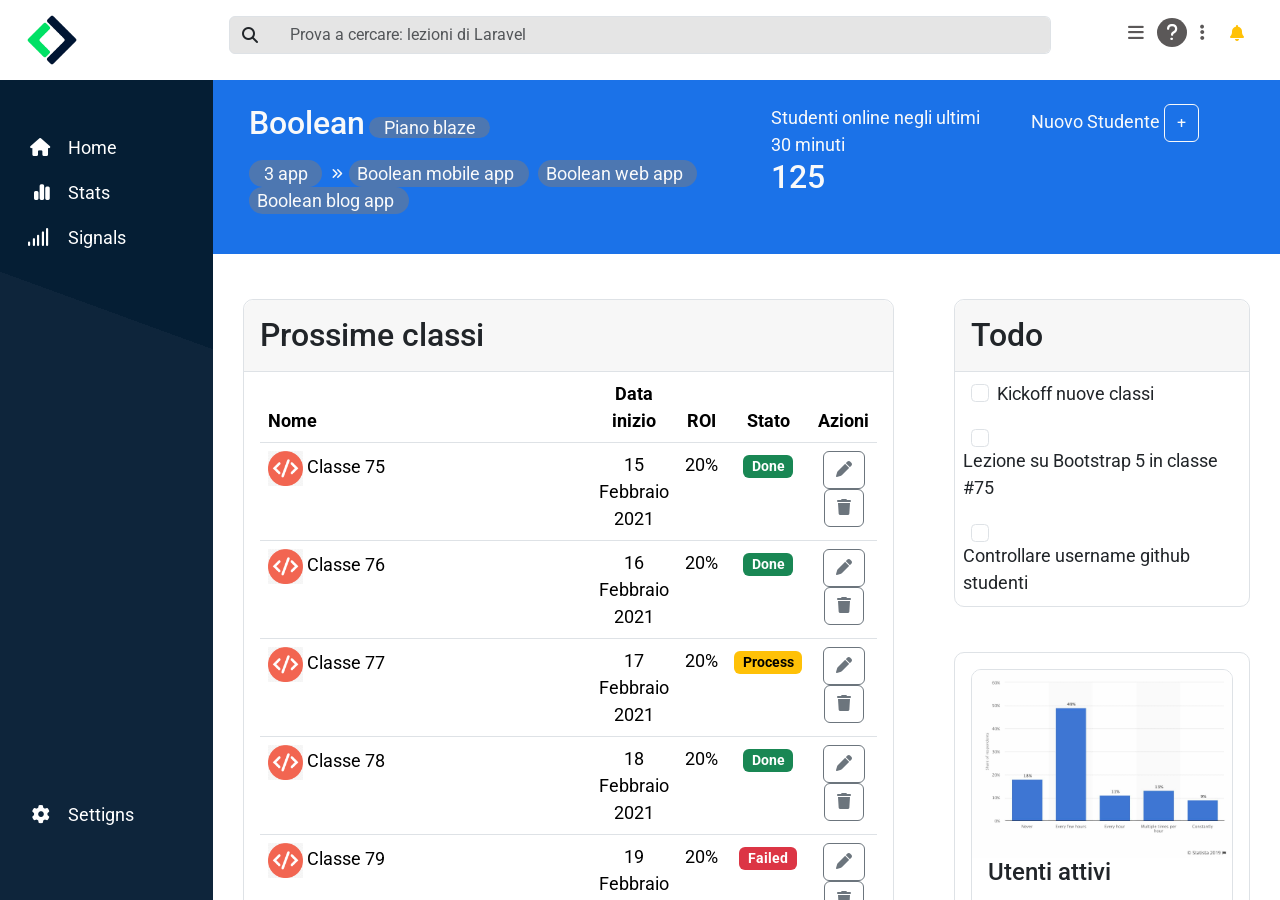
<file: index.html>
<!DOCTYPE html>
<html lang="en">
<head>
    <meta charset="UTF-8">
    <meta name="viewport" content="width=device-width, initial-scale=1.0">
    <title>Document</title>

    <!-- google fonts -->
    <link rel="preconnect" href="https://fonts.googleapis.com">
    <link rel="preconnect" href="https://fonts.gstatic.com" crossorigin>
    <link href="https://fonts.googleapis.com/css2?family=Roboto:wght@300;400;500;700;900&display=swap" rel="stylesheet">

    <!-- font awsome -->
    <link rel="stylesheet" href="https://cdnjs.cloudflare.com/ajax/libs/font-awesome/6.5.2/css/all.min.css" integrity="sha512-SnH5WK+bZxgPHs44uWIX+LLJAJ9/2PkPKZ5QiAj6Ta86w+fsb2TkcmfRyVX3pBnMFcV7oQPJkl9QevSCWr3W6A==" crossorigin="anonymous" referrerpolicy="no-referrer" />

    <!-- Bootstrap -->
    <link href="https://cdn.jsdelivr.net/npm/bootstrap@5.3.3/dist/css/bootstrap.min.css" rel="stylesheet" integrity="sha384-QWTKZyjpPEjISv5WaRU9OFeRpok6YctnYmDr5pNlyT2bRjXh0JMhjY6hW+ALEwIH" crossorigin="anonymous">

    <!-- css -->
    <link rel="stylesheet" href="css/style.css">
</head>
<body>
    
    <!-- inizio header -->
    <header>

        <div class="row m-0">

            <!-- colonna sinistra -->
            <div class="col-2">

                <img class="logo" src="img/mobile-logo.png" alt="Logo">

            </div>

            <!-- colonna centrale -->
            <div class="col p-3">

                <!-- BS form -->
                <div class="input-group flex-nowrap">
                    <span class="input-group-text" id="addon-wrapping"><i class="fa-solid fa-magnifying-glass"></i></span>

                    <input type="text" class="form-control border-start-0" placeholder="Prova a cercare: lezioni di Laravel" aria-label="Username" aria-describedby="addon-wrapping">
                  </div>

            </div>

            <!-- colonna destra -->
            <div class="col-1 col-lg-2 p-3 text-end">

                <!-- dropdown -->
                <!-- BS component -->
                <div class="dropdown">

                    <span class="desktop-version d-lg-inline">
                        <i class="fa-solid fa-bars"></i>
                        <i class="fa-solid fa-question"></i>
                        <i class="fa-solid fa-ellipsis-vertical"></i>
                    </span>

                    <a class="btn border-0 text-warning" href="#" role="button" data-bs-toggle="dropdown" aria-expanded="false">
                        <i class="fa-solid fa-bell"></i>
                    </a>
                  
                    <ul class="dropdown-menu">
                      <li><a class="dropdown-item" href="#">Profilo</a></li>
                      <li><a class="dropdown-item" href="#">Fatturazione</a></li>
                      <li><a class="dropdown-item" href="#">Logut</a></li>
                    </ul>
                  </div>

            </div>

        </div>

    </header>

    <!-- parte principale -->
    <main>

        <!-- container tutta pagina -->
        <div class="ms-main-container">
            <div class="row m-0">

                <!-- colonna sinistra -->
                <div class="col-1 col-lg-2 p-0">

                    <div class="ms-box-sx d-flex flex-column justify-content-between">
                        
                        <div>
                            <ul class="desktop-version d-lg-block">

                                <li class="font-awesome home">Home</li>
                                <li class="font-awesome stats">Stats</li>
                                <li class="font-awesome signal">Signals</li>

                            </ul>

                            <div class="icone d-lg-none">
                                <i class="fa-solid fa-house"></i>
                                <i class="fa-solid fa-chart-simple"></i>
                                <i class="fa-solid fa-signal"></i>
                            </div>
                        </div>

                        <div>
                            <ul class="desktop-version d-lg-block">

                                <li class="font-awesome settings">Settigns</li>

                            </ul>

                            <div class="icone d-lg-none">
                                <i class="fa-solid fa-gear"></i>
                            </div>
                        </div>

                    </div>

                </div>

                <!-- colonna destra con cotenuti principali -->
                <div class="col p-0">

                    <div class="ms-container-overflow">

                         <!-- riga supeiore colonna princiaple -->
                        <div class="row m-0 text-light">

                            <div class="ms-bg">

                                <div class="col-12 p-0">

                                    <div class="row m-0 flex-wrap-reverse">

                                        <!-- breadcrumbs -->
                                        <div class="col-12 col-md-6 p-4">

                                            <!-- titolo -->
                                            <h2 class="d-inline">Boolean</h2>

                                            <a href="#" class="text-light text-decoration-none breadcrumb-item">Piano blaze</a>

                                            <!-- BS component -->
                                            <nav style="--bs-breadcrumb-divider: ;"         aria-label="breadcrumb">

                                                <!-- inizio lista -->
                                                <ol class="breadcrumb">

                                                <li class="breadcrumb-item"><a href="#" class="text-light text-decoration-none">3 app</a></li>

                                                <!-- font awsome icon -->
                                                <i class="fa-solid fa-angles-right"></i>

                                                <li class="breadcrumb-item d-lg-none"><a href="#" class="text-light text-decoration-none">+</a></li>

                                                <li class="breadcrumb-item desktop-version d-lg-inline"><a href="#" class="text-light text-decoration-none">Boolean mobile app</a></li>

                                                <li class="breadcrumb-item desktop-version d-lg-inline"><a href="#" class="text-light text-decoration-none">Boolean web app</a></li>

                                                <li class="breadcrumb-item desktop-version d-lg-inline"><a href="#" class="text-light text-decoration-none">Boolean blog app</a></li>
                                                
                                                </ol>
                                            </nav>
                                            
                                        </div>

                                        <!-- numero studenti -->
                                        <div class="col-12 col-md-3 p-4">
                                            <span>Studenti online negli ultimi 30 minuti</span>
                                            <h2>125</h2>
                                        </div>

                                        <!-- bottone + -->
                                        <div class="col-12 col-md-3 p-4">
                                            <span>Nuovo Studente</span>
                                            
                                            <a class="btn btn-outline-light" type="button" data-bs-toggle="collapse" data-bs-targert="#form" href="#form">
                                                +
                                            </a>

                                        </div>

                                    </div>

                                </div>

                            </div>    

                        </div>

                        <!-- form collegato al bottone nuovo studente -->
                        <div class="collapse collapse-horizontal close" id="form">

                            <div class="row">

                                <!-- colonna titolo -->
                                <div class="col-11 mb-3">
                                    <h5>Inserisci un nuovo studente</h5>
                                </div>

                                <!-- bottone chiusura -->
                                <div class="col-1 text-end">
                                    <a class="btn-close" type="button" data-bs-toggle="collapse" data-bs-targert="#form" href="#form"></a>
                                </div>

                                <!-- nome -->
                                <div class="col-12 col-md-6">
                                    <div class="mb-3">
                                        <label for="nome" class="form-label">Nome</label>
                                        <input type="text" class="form-control" id="nome">
                                      </div>
                                </div>

                                <!-- cognome -->
                                <div class="col-12 col-md-6">
                                    <div class="mb-3">
                                        <label for="cognome" class="form-label">Cognome</label>
                                        <input type="text" class="form-control" id="cognome">
                                      </div>
                                </div>

                                <!-- email -->
                                <div class="col-12 col-md-6">

                                    <!-- etichetta -->
                                    <label for="mail" class="form-label">Email</label>

                                    <!-- campo form -->
                                    <div class="input-group flex-nowrap">
                                        <span class="input-group-text" id="addon-wrapping">@</span>
                                        <input type="text" class="form-control" id="mail" aria-label="Username" aria-describedby="addon-wrapping">
                                      </div>
                                </div>

                                <!-- password -->
                                <div class="col-12 col-md-6">
                                    <div class="mb-3">
                                        <label for="password" class="form-label">Password</label>
                                        <input type="password" class="form-control" id="password">
                                      </div>
                                </div>

                                <!-- indirizzo -->
                                <div class="col-12">
                                    <div class="mb-3">
                                        <label for="indirizzo" class="form-label">Indirizzo</label>
                                        <input type="text" class="form-control" id="indirizzo">
                                      </div>
                                </div>

                                <!-- città -->
                                <div class="col-12 col-md-6">
                                    <div class="mb-3">
                                        <label for="citta" class="form-label">Città</label>
                                        <input type="text" class="form-control" id="citta">
                                      </div>
                                </div>

                                <!-- stato -->
                                <div class="col-12 col-md-4">

                                    <!-- etichetta -->
                                    <label for="scelta" class="form-label">Stato</label>

                                    <!-- form scelta -->
                                    <div class="input-group mb-3">
                                        <select class="form-select" id="scelta" aria-label="Example select with button addon">
                                          <option selected>Scegli...</option>
                                          <option value="italia">Italia</option>
                                          <option value="francia">Francia</option>
                                          <option value="germania">Germania</option>
                                        </select>
                                      </div>
                                </div>

                                <!-- cap -->
                                <div class="col-12 col-md-2">
                                    <div class="mb-3">
                                        <label for="cap" class="form-label">Cap</label>
                                        <input type="number" class="form-control" id="cap">
                                    </div>
                                </div>

                                <!-- scegli file -->
                                <div class="col-12">

                                    <!-- etichetta -->
                                    <label for="cap" class="form-label">Foto</label>

                                    <div class="input-group mb-3">
                                        <input type="file" class="form-control" id="inputGroupFile02">
                                      </div>
                                </div>

                                <!-- check -->
                                <div class="col-12 m-3 ms-0">
                                    <div class="form-check">
                                        <input class="form-check-input" type="checkbox" value="" id="selezione">
                                        <label class="form-check-label" for="selezione">
                                          Seleziona per proseguire
                                        </label>
                                      </div>
                                </div>

                                <!-- bottoni -->
                                <div class="col-12">
                                    <button type="button" class="btn btn-primary">Salva</button>
                                    <button type="button" class="btn btn-warning">Svuota</button>
                                </div>
                            </div>
                            

                        </div>

                        

                        <div class="row m-0">

                            <!-- colonna tabella e domande -->
                            <div class="col-12 col-lg-8">

                                <!-- tabella -->
                                <div class="ms-sezione">

                                    <h2 class="titolo-sezione">Prossime classi</h2>

                                    <div class="p-3 pt-0">

                                        <table class="table table-hover">
                                            <thead>
                                              <tr>
                                                <th class="big">Nome</th>
                                                <th class="text-center desktop">Data inizio</th>
                                                <th class="text-center desktop">ROI</th>
                                                <th class="text-center">Stato</th>
                                                <th class="text-center">Azioni</th>
                                              </tr>
                                            </thead>

                                            <tbody>
                                              <tr>
                                                <!-- numero classe -->
                                                <td class="big"><img src="img/class-avatar.jpg" alt="Avatar classe">Classe 75</td>

                                                <!-- data inizio -->
                                                <td class="text-center desktop">15 Febbraio 2021</td>

                                                <!-- percentuale -->
                                                <td class="text-center desktop">20%</td>

                                                <!-- etichetta -->
                                                <td class="text-center"><span class="badge text-bg-success">Done</span></td>

                                                <!-- bottoni -->
                                                <td class="text-center"><span class="btn btn-outline-secondary"><i class="fa-solid fa-pen"></i></span>
                                                    <span class="btn btn-outline-secondary"><i class="fa-solid fa-trash"></i></span></td>
                                              </tr>

                                              <tr>
                                                <!-- numero classe -->
                                                <td class="big"><img src="img/class-avatar.jpg" alt="Avatar classe">Classe 76</td>

                                                <!-- data inizio -->
                                                <td class="text-center desktop">16 Febbraio 2021</td>

                                                <!-- percentuale -->
                                                <td class="text-center desktop">20%</td>

                                                <!-- etichetta -->
                                                <td class="text-center"><span class="badge text-bg-success">Done</span></td>

                                                <!-- bottoni -->
                                                <td class="text-center"><span class="btn btn-outline-secondary"><i class="fa-solid fa-pen"></i></span>
                                                    <span class="btn btn-outline-secondary"><i class="fa-solid fa-trash"></i></span></td>
                                              </tr>

                                              <tr>
                                                <!-- numero classe -->
                                                <td class="big"><img src="img/class-avatar.jpg" alt="Avatar classe">Classe 77</td>

                                                <!-- data inizio -->
                                                <td class="text-center desktop">17 Febbraio 2021</td>

                                                <!-- percentuale -->
                                                <td class="text-center desktop">20%</td>

                                                <!-- etichetta -->
                                                <td class="text-center"><span class="badge text-bg-warning">Process</span></td>

                                                <!-- bottoni -->
                                                <td class="text-center"><span class="btn btn-outline-secondary"><i class="fa-solid fa-pen"></i></span>
                                                    <span class="btn btn-outline-secondary"><i class="fa-solid fa-trash"></i></span></td>
                                              </tr>

                                              <tr>
                                                <!-- numero classe -->
                                                <td class="big"><img src="img/class-avatar.jpg" alt="Avatar classe">Classe 78</td>

                                                <!-- data inizio -->
                                                <td class="text-center desktop">18 Febbraio 2021</td>

                                                <!-- percentuale -->
                                                <td class="text-center desktop">20%</td>

                                                <!-- etichetta -->
                                                <td class="text-center"><span class="badge text-bg-success">Done</span></td>

                                                <!-- bottoni -->
                                                <td class="text-center"><span class="btn btn-outline-secondary"><i class="fa-solid fa-pen"></i></span>
                                                    <span class="btn btn-outline-secondary"><i class="fa-solid fa-trash"></i></span></td>
                                              </tr>

                                              <tr>
                                                <!-- numero classe -->
                                                <td class="big"><img src="img/class-avatar.jpg" alt="Avatar classe">Classe 79</td>

                                                <!-- data inizio -->
                                                <td class="text-center desktop">19 Febbraio 2021</td>

                                                <!-- percentuale -->
                                                <td class="text-center desktop">20%</td>

                                                <!-- etichetta -->
                                                <td class="text-center"><span class="badge text-bg-danger">Failed</span></td>

                                                <!-- bottoni -->
                                                <td class="text-center"><span class="btn btn-outline-secondary"><i class="fa-solid fa-pen"></i></span>
                                                    <span class="btn btn-outline-secondary"><i class="fa-solid fa-trash"></i></span></td>
                                              </tr>

                                              <tr>
                                                <!-- numero classe -->
                                                <td class="big"><img src="img/class-avatar.jpg" alt="Avatar classe">Classe 80</td>

                                                <!-- data inizio -->
                                                <td class="text-center desktop">20 Febbraio 2021</td>

                                                <!-- percentuale -->
                                                <td class="text-center desktop">20%</td>

                                                <!-- etichetta -->
                                                <td class="text-center"><span class="badge text-bg-success">Done</span></td>

                                                <!-- bottoni -->
                                                <td class="text-center"><span class="btn btn-outline-secondary"><i class="fa-solid fa-pen"></i></span>
                                                    <span class="btn btn-outline-secondary"><i class="fa-solid fa-trash"></i></span></td>
                                              </tr>

                                              <tr>
                                                <!-- numero classe -->
                                                <td class="big"><img src="img/class-avatar.jpg" alt="Avatar classe">Classe 81</td>

                                                <!-- data inizio -->
                                                <td class="text-center desktop">21 Febbraio 2021</td>

                                                <!-- percentuale -->
                                                <td class="text-center desktop">20%</td>

                                                <!-- etichetta -->
                                                <td class="text-center"><span class="badge text-bg-danger">Failed</span></td>

                                                <!-- bottoni -->
                                                <td class="text-center"><span class="btn btn-outline-secondary"><i class="fa-solid fa-pen"></i></span>
                                                    <span class="btn btn-outline-secondary"><i class="fa-solid fa-trash"></i></span></td>
                                              </tr>

                                              <tr>
                                                <!-- numero classe -->
                                                <td class="big"><img src="img/class-avatar.jpg" alt="Avatar classe">Classe 82</td>

                                                <!-- data inizio -->
                                                <td class="text-center desktop">22 Febbraio 2021</td>

                                                <!-- percentuale -->
                                                <td class="text-center desktop">20%</td>

                                                <!-- etichetta -->
                                                <td class="text-center"><span class="badge text-bg-success">Done</span></td>

                                                <!-- bottoni -->
                                                <td class="text-center"><span class="btn btn-outline-secondary"><i class="fa-solid fa-pen"></i></span>
                                                    <span class="btn btn-outline-secondary"><i class="fa-solid fa-trash"></i></span></td>
                                              </tr>

                                            </tbody>

                                        </table>

                                    </div>

                                </div>

                                <!-- faq -->
                                <div class="ms-sezione">
                                    <h2 class="titolo-sezione">F.A.Q.</h2>

                                    <!-- BS accordion -->
                                    <div class="accordion accordion-flush p-3" id="accordionFlushExample">
                                        <div class="accordion-item">
                                          <h2 class="accordion-header" id="flush-headingOne">
                                            <button class="accordion-button collapsed" type="button" data-bs-toggle="collapse" data-bs-target="#flush-collapseOne" aria-expanded="false" aria-controls="flush-collapseOne">
                                              Come aggiungere un nuovo studente?
                                            </button>
                                          </h2>
                                          <div id="flush-collapseOne" class="accordion-collapse collapse" aria-labelledby="flush-headingOne" data-bs-parent="#accordionFlushExample">
                                            <div class="accordion-body">Lorem ipsum dolor sit, amet consectetur adipisicing elit. Sint officiis eum ut architecto consequuntur veritatis repudiandae, quo tempora. Incidunt libero fuga minus laboriosam et vel maxime, ullam voluptates non numquam.</div>
                                          </div>
                                        </div>
                                        <div class="accordion-item">
                                          <h2 class="accordion-header" id="flush-headingTwo">
                                            <button class="accordion-button collapsed" type="button" data-bs-toggle="collapse" data-bs-target="#flush-collapseTwo" aria-expanded="false" aria-controls="flush-collapseTwo">
                                              Come posso accedere alle informazione del mio account?
                                            </button>
                                          </h2>
                                          <div id="flush-collapseTwo" class="accordion-collapse collapse" aria-labelledby="flush-headingTwo" data-bs-parent="#accordionFlushExample">
                                            <div class="accordion-body">Lorem ipsum dolor sit amet consectetur adipisicing elit. Ut magni tenetur reiciendis nulla laboriosam earum accusamus ducimus, ipsam facilis dolore eum quasi atque nemo minima ad, iusto provident, quod corporis. Lorem ipsum dolor sit amet consectetur adipisicing elit. Facilis, numquam quae quas et expedita ipsa sapiente voluptatum rem aperiam, fugiat, asperiores sunt cumque cupiditate quos velit aut quo aliquam nemo?</div>
                                          </div>
                                        </div>
                                        <div class="accordion-item">
                                          <h2 class="accordion-header" id="flush-headingThree">
                                            <button class="accordion-button collapsed" type="button" data-bs-toggle="collapse" data-bs-target="#flush-collapseThree" aria-expanded="false" aria-controls="flush-collapseThree">
                                              Posso usare questa Dashboard da mobile?
                                            </button>
                                          </h2>
                                          <div id="flush-collapseThree" class="accordion-collapse collapse" aria-labelledby="flush-headingThree" data-bs-parent="#accordionFlushExample">
                                            <div class="accordion-body">Lorem ipsum dolor sit amet consectetur adipisicing elit. Nihil, earum nobis. Eos dolorem ex enim maxime ab, ea ut exercitationem nulla, ipsum debitis delectus molestias quos? Pariatur, sunt. Corrupti, mollitia. Lorem ipsum dolor sit amet consectetur, adipisicing elit. Autem maxime temporibus dolore nam! Aut, necessitatibus? Numquam temporibus, qui architecto neque sit saepe aperiam earum corporis, facere laboriosam dolorem ducimus maiores! Lorem ipsum dolor sit amet consectetur adipisicing elit. Inventore ad quos dolores sed itaque id maiores modi, optio laboriosam quia unde sit. Voluptatum voluptatibus, doloremque mollitia recusandae excepturi itaque autem?</div>
                                          </div>
                                        </div>
                                      </div>
                                </div>

                            </div>
                                
                            <!-- colonna to do e grafico -->
                            <div class="col-12 col-lg-4">

                                <!-- to do -->
                                <div class="ms-sezione">
                                    <h2 class="titolo-sezione">Todo</h2>

                                    <!-- primo checkbox -->
                                    <div class="form-check p-2">
                                        <input class="form-check-input ms-2 me-2" type="checkbox" value="" id="flexCheckDefault">
                                        <label class="form-check-label" for="flexCheckDefault">
                                          Kickoff nuove classi
                                        </label>
                                    </div>

                                    <!-- secondo check box -->
                                    <div class="form-check p-2">
                                        <input class="form-check-input ms-2 me-2" type="checkbox" value="" id="flexCheckDefault">
                                        <label class="form-check-label" for="flexCheckDefault">
                                          Lezione su Bootstrap 5 in classe #75
                                        </label>
                                    </div>

                                    <!-- terzo check box -->
                                    <div class="form-check p-2">
                                        <input class="form-check-input ms-2 me-2" type="checkbox" value="" id="flexCheckDefault">
                                        <label class="form-check-label" for="flexCheckDefault">
                                          Controllare username github studenti
                                        </label>
                                    </div>
                                </div>

                                <!-- sezione grafico -->
                                <div class="ms-sezione">
                                    
                                    <div class="ms-sezione m-3">

                                        <img src="img/stats.jpeg" alt="grafico">

                                        <h4 class="ps-3">Utenti attivi</h4>
                                        <span class="ps-3 mb-3 d-inline-block">Lista degli utenti attivi in piattaforma nell'ultimo mese</span>

                                        <!-- BS card components -->
                                        <div class="card border-0">
                                            <ul class="list-group list-group-flush">
                                              <li class="list-group-item ms-border-top">Gennaio: 1200</li>
                                              <li class="list-group-item">Febbraio: 800</li>
                                              <li class="list-group-item">Mazo: 1500</li>
                                            </ul>

                                            <div class="card-body ms-border-top">
                                                <a href="#" class="card-link">Visulizza report approfondito</a>
                                            </div>
                                        </div>

                                    </div>

                                </div>

                            </div>
        
                            <!-- chiusura row con colonna tabella/faq e colonna todo/grafico -->
                        </div>

                        <!-- chiusura ms-container-overflow -->
                    </div>
                
                    <!-- chiusura colonna destra contenuti principali -->
                </div>

                <!-- chiusura row con colonna menu sinistra e colonna destra contenuti principali -->
            </div>

            <!-- chiusura ms-manin-container -->
        </div>


    </main>
    
    <!-- JS -->
    <script src="https://cdn.jsdelivr.net/npm/bootstrap@5.3.3/dist/js/bootstrap.bundle.min.js" integrity="sha384-YvpcrYf0tY3lHB60NNkmXc5s9fDVZLESaAA55NDzOxhy9GkcIdslK1eN7N6jIeHz" crossorigin="anonymous"></script>

</body>
</html>
</file>
<file: css/style.css>
/* generali */
body{
    font-family: "Roboto", sans-serif;
    font-size: 18px;
    position: relative;
}


img{
    max-width: 100%;
    max-height: 100%;
}

i{
    margin-right: 0.5em;
}

ul{
    list-style: none;
}


nav{
    margin-top: 1em;
}






/* HEADER */

header{
    height: 80px;
    background-color: white;
}

.logo{
    height: 80px;
}

header .input-group-text, header .form-control{
    background-color: rgb(229 229 229);
}

header .desktop-version i{
    color: rgb(91 88 88);
}

.desktop-version .fa-question{
    color: white;
    background-color: rgb(91 88 88);
    padding: 0.3em 0.5em;
    border-radius: 50%;
}

/* non visibile nelle versioni mobile e tablet */
.desktop-version{
    display: none;
}





/* MAIN */

.ms-main-container{
    height: calc(100vh - 80px);
}


/* colonna sinistra */
.ms-box-sx{
    padding:3em 1em;
    height: calc(100vh - 80px);
    color: white;
    background: linear-gradient(
        -160deg,
        rgb(5 30 52)0%,
        rgb(5 30 52)30%,
        rgb(14 37 59) 30%,
        rgb(14 37 59) 100%
    );
}

.ms-box-sx li{
    padding-left: 1em;
    margin-bottom: 1em;
}

.font-awesome::marker{
    font-family: "FontAwesome";
}

.home{
    list-style: "\f015";
}

.stats{
    list-style: "\e473";
}

.signal{
    list-style: "\f012";
}

.settings{
    list-style: "\f013";
}

.icone{
    text-align: center;
}

.icone i{
    margin-right: 0;
    margin-bottom: 1em;
    display: block;
}




/* COLONNA PRINCIPALE */
.ms-container-overflow{
    height: calc(100vh - 80px);
    overflow-y: scroll;
}


/* barra superiore */
.ms-bg{
    background-color: rgb(27 114 232);
}

/* breadcrumbs */
.breadcrumb-item{
    background-color: rgba(128, 125, 125, 0.5);
    padding: 0 0.8em;
    border-radius: 20px;
    margin-right: 0.5em;
}

.breadcrumb i{
    font-size: 12px;
    vertical-align: middle;
    margin: 0.6em 0.5em 0 0;
}



/* collapse */
#form{
    position: absolute;
    right: 0;
    top: 0;
    z-index: 1200;
    width: 45%;
    height: 100vh;
    padding: 1em 1em;
    background-color: white;
}





/* parte centrale */
.ms-sezione{
    background-color: white;
    margin-bottom: 0;
    border-radius: 10px;
    border: 1px solid #dee2e6;
    margin: 2.5em 1em;
    overflow: hidden;
}


.titolo-sezione{
    background-color: rgb(247 247 247);
    padding: 0.5em;
    margin-bottom: 0;
    border-radius: 10px 10px 0 0;
    border-bottom: 1px solid #dee2e6;
}

/* tabella */
table img{
    width: 35px;
    margin-right: 0.2em;
}

table i{
    margin: 0;
}

.big{
    width: 55%;
}

/* grafico */
.ms-border-top{
    border-top: 1px solid #dee2e6 !important;
}












/* media query intermedie */

@media screen and (max-width:991px) {
    #form{
        width: 100%;
    }
}


@media screen and (max-width:800px) {
    .desktop{
        display: none;
    }
}
</file>
